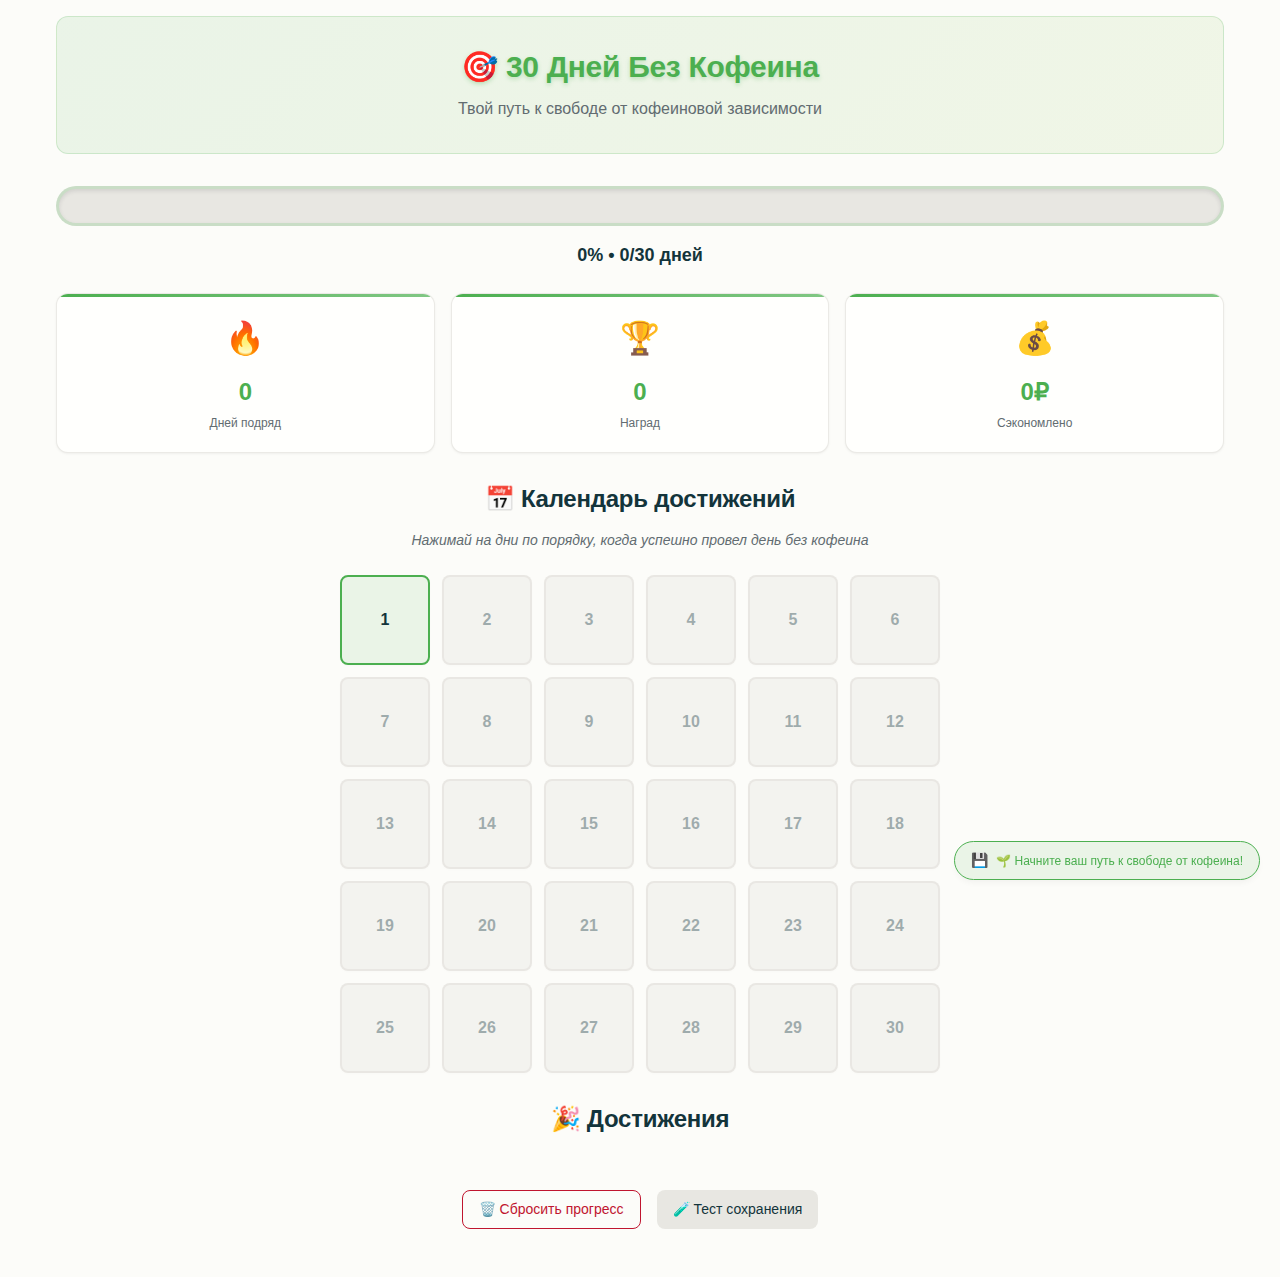
<file: decaf/index.html>
<!DOCTYPE html>
<html lang="ru">
<head>
    <meta charset="UTF-8">
    <meta name="viewport" content="width=device-width, initial-scale=1.0">
    <title>🎯 30 Дней Без Кофеина</title>
    <link rel="stylesheet" href="style.css">
</head>
<body>
    <div class="container">
        <header class="game-header">
            <h1 class="game-title">🎯 30 Дней Без Кофеина</h1>
            <p class="game-subtitle">Твой путь к свободе от кофеиновой зависимости</p>
        </header>

        <main class="game-main">
            <!-- Прогресс-бар -->
            <section class="progress-section">
                <div class="progress-container">
                    <div class="progress-bar">
                        <div class="progress-fill" id="progressFill"></div>
                    </div>
                    <div class="progress-text">
                        <span id="progressPercentage">0</span>% • <span id="progressDays">0</span>/30 дней
                    </div>
                </div>
                
                <!-- Статистика -->
                <div class="stats-grid">
                    <div class="stat-card">
                        <div class="stat-icon">🔥</div>
                        <div class="stat-value" id="streakDays">0</div>
                        <div class="stat-label">Дней подряд</div>
                    </div>
                    <div class="stat-card">
                        <div class="stat-icon">🏆</div>
                        <div class="stat-value" id="rewardsEarned">0</div>
                        <div class="stat-label">Наград</div>
                    </div>
                    <div class="stat-card">
                        <div class="stat-icon">💰</div>
                        <div class="stat-value" id="moneySaved">0₽</div>
                        <div class="stat-label">Сэкономлено</div>
                    </div>
                </div>
            </section>

            <!-- Календарь -->
            <section class="calendar-section">
                <h2>📅 Календарь достижений</h2>
                <p class="calendar-hint">Нажимай на дни по порядку, когда успешно провел день без кофеина</p>
                <div class="calendar-grid" id="calendarGrid">
                    <!-- Дни будут сгенерированы JavaScript -->
                </div>
            </section>

            <!-- Награды -->
            <section class="rewards-section">
                <h2>🎉 Достижения</h2>
                <div class="rewards-grid" id="rewardsGrid">
                    <!-- Награды будут показаны здесь -->
                </div>
            </section>

            <!-- Управление -->
            <section class="controls-section">
                <button class="btn btn--outline" id="resetBtn">🗑️ Сбросить прогресс</button>
                <button class="btn btn--secondary" id="testSaveBtn">🧪 Тест сохранения</button>
            </section>
        </main>

        <!-- Статус сохранения -->
        <footer class="save-status">
            <div class="save-indicator">
                <span class="save-icon" id="saveIcon">💾</span>
                <span id="saveStatus">Инициализация...</span>
            </div>
        </footer>

        <!-- Модальное окно для наград -->
        <div class="modal-overlay" id="modalOverlay"></div>
        <div class="modal" id="rewardModal">
            <div class="modal-content">
                <div class="reward-animation" id="rewardIcon">🎉</div>
                <h2 id="modalTitle">Поздравляем!</h2>
                <p id="modalDescription">Вы достигли важной вехи!</p>
                <div class="modal-footer">
                    <button class="btn btn--primary" id="closeModalBtn">Продолжить!</button>
                </div>
            </div>
        </div>

        <!-- Модальное окно тестирования сохранения -->
        <div class="modal" id="testModal">
            <div class="modal-content">
                <h2>🧪 Тест системы сохранения</h2>
                <div class="test-results" id="testResults">
                    <div class="test-item">
                        <span>URL параметры:</span>
                        <span id="urlTest">⏳ Тестируем...</span>
                    </div>
                    <div class="test-item">
                        <span>Текущий метод:</span>
                        <span id="currentMethod">🔍 Проверяем...</span>
                    </div>
                </div>
                <div class="modal-footer">
                    <button class="btn btn--primary" id="closeTestBtn">Закрыть</button>
                </div>
            </div>
        </div>
    </div>

    <script src="app.js"></script>
</body>
</html>
</file>
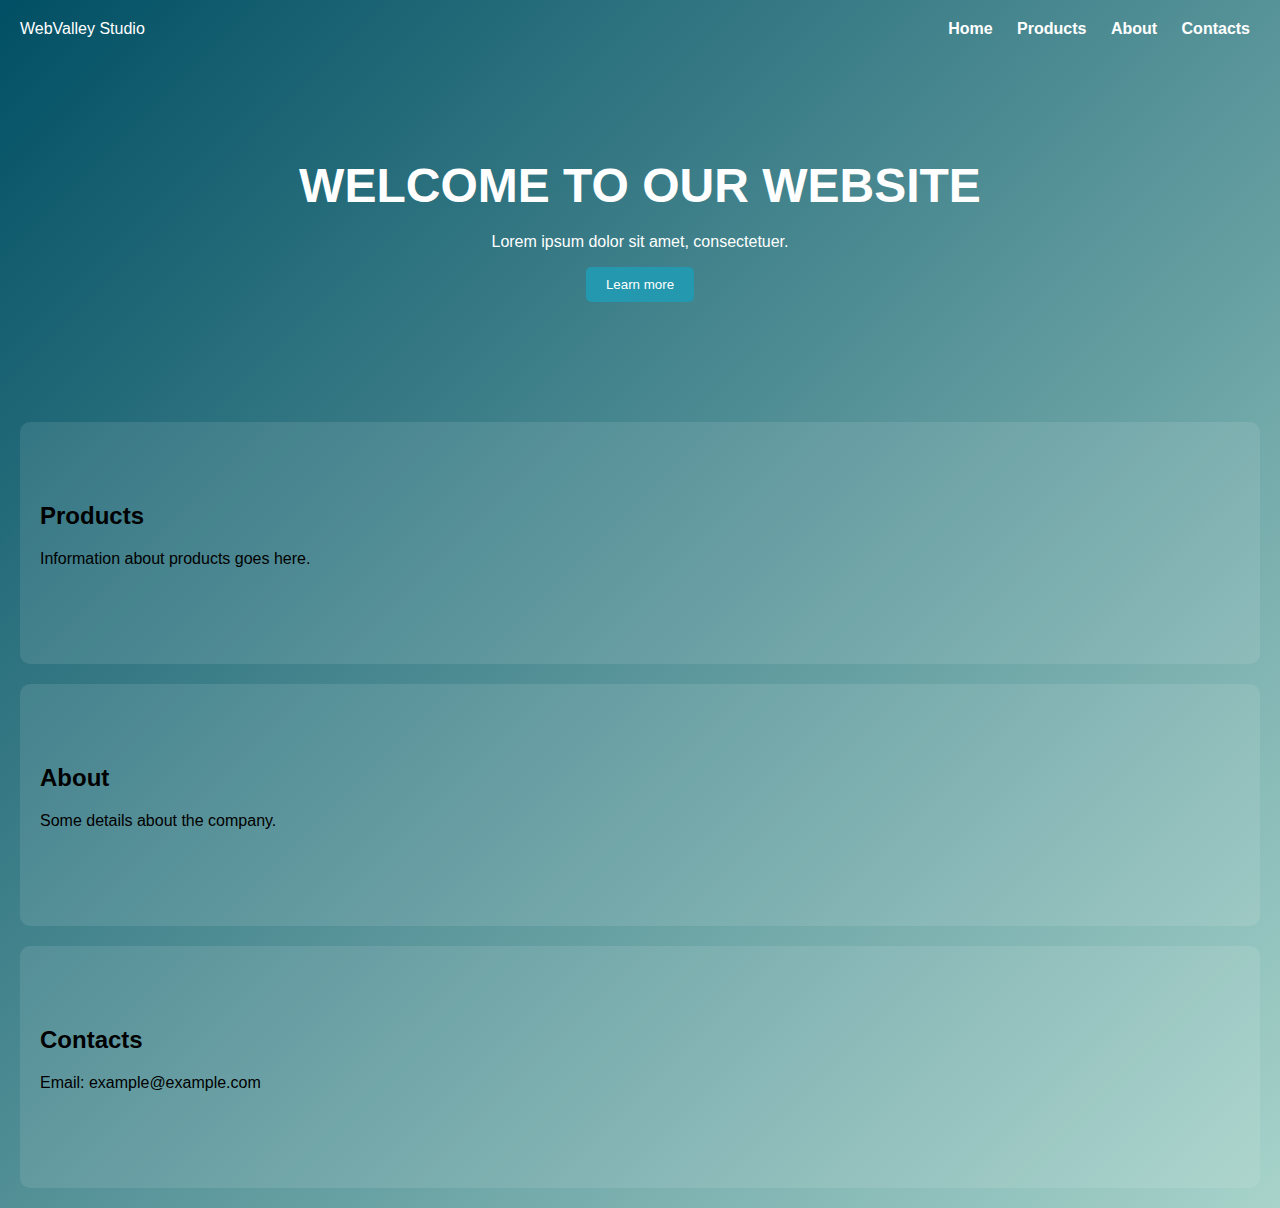
<file: webvalley.html>
<!DOCTYPE html>
<html lang="en">
<head>
<meta charset="UTF-8">
<meta name="viewport" content="width=device-width, initial-scale=1.0">
<title>WebValley Studio</title>
<style>
body {
  margin: 0;
  font-family: Arial, sans-serif;
  background: linear-gradient(135deg, #014F64, #A7D3CA);
  color: #fff;
}
header {
  display: flex;
  justify-content: space-between;
  align-items: center;
  padding: 20px;
}
nav a {
  margin: 0 10px;
  color: #fff;
  text-decoration: none;
  font-weight: bold;
}
.hero {
  text-align: center;
  padding: 100px 20px;
}
.hero h1 {
  font-size: 48px;
  margin: 0 0 20px;
}
section {
  padding: 80px 20px;
  background: rgba(255,255,255,0.1);
  margin: 20px;
  border-radius: 10px;
  color: #000;
}
section h2 {
  margin-top: 0;
}
button {
  padding: 10px 20px;
  border: none;
  border-radius: 5px;
  background: #2398AE;
  color: #fff;
  cursor: pointer;
}
button:hover {
  background: #1a768a;
}
</style>
</head>
<body>
<header>
  <div>WebValley Studio</div>
  <nav>
    <a href="#home">Home</a>
    <a href="#products">Products</a>
    <a href="#about">About</a>
    <a href="#contacts">Contacts</a>
  </nav>
</header>
<div id="home" class="hero">
  <h1>WELCOME TO OUR WEBSITE</h1>
  <p>Lorem ipsum dolor sit amet, consectetuer.</p>
  <button onclick="document.getElementById('products').scrollIntoView({behavior:'smooth'});">Learn more</button>
</div>
<section id="products">
  <h2>Products</h2>
  <p>Information about products goes here.</p>
</section>
<section id="about">
  <h2>About</h2>
  <p>Some details about the company.</p>
</section>
<section id="contacts">
  <h2>Contacts</h2>
  <p>Email: example@example.com</p>
</section>
</body>
</html>
</file>
<file: decaf/style.css>
:root {
  /* Primitive Color Tokens */
  --color-white: rgba(255, 255, 255, 1);
  --color-black: rgba(0, 0, 0, 1);
  --color-cream-50: rgba(252, 252, 249, 1);
  --color-cream-100: rgba(255, 255, 253, 1);
  --color-gray-200: rgba(245, 245, 245, 1);
  --color-gray-300: rgba(167, 169, 169, 1);
  --color-gray-400: rgba(119, 124, 124, 1);
  --color-slate-500: rgba(98, 108, 113, 1);
  --color-brown-600: rgba(94, 82, 64, 1);
  --color-charcoal-700: rgba(31, 33, 33, 1);
  --color-charcoal-800: rgba(38, 40, 40, 1);
  --color-slate-900: rgba(19, 52, 59, 1);
  --color-teal-300: rgba(50, 184, 198, 1);
  --color-teal-400: rgba(45, 166, 178, 1);
  --color-teal-500: rgba(33, 128, 141, 1);
  --color-teal-600: rgba(29, 116, 128, 1);
  --color-teal-700: rgba(26, 104, 115, 1);
  --color-teal-800: rgba(41, 150, 161, 1);
  --color-red-400: rgba(255, 84, 89, 1);
  --color-red-500: rgba(192, 21, 47, 1);
  --color-orange-400: rgba(230, 129, 97, 1);
  --color-orange-500: rgba(168, 75, 47, 1);

  /* RGB versions for opacity control */
  --color-brown-600-rgb: 94, 82, 64;
  --color-teal-500-rgb: 33, 128, 141;
  --color-slate-900-rgb: 19, 52, 59;
  --color-slate-500-rgb: 98, 108, 113;
  --color-red-500-rgb: 192, 21, 47;
  --color-red-400-rgb: 255, 84, 89;
  --color-orange-500-rgb: 168, 75, 47;
  --color-orange-400-rgb: 230, 129, 97;

  /* Background color tokens (Light Mode) */
  --color-bg-1: rgba(59, 130, 246, 0.08); /* Light blue */
  --color-bg-2: rgba(245, 158, 11, 0.08); /* Light yellow */
  --color-bg-3: rgba(34, 197, 94, 0.08); /* Light green */
  --color-bg-4: rgba(239, 68, 68, 0.08); /* Light red */
  --color-bg-5: rgba(147, 51, 234, 0.08); /* Light purple */
  --color-bg-6: rgba(249, 115, 22, 0.08); /* Light orange */
  --color-bg-7: rgba(236, 72, 153, 0.08); /* Light pink */
  --color-bg-8: rgba(6, 182, 212, 0.08); /* Light cyan */

  /* Semantic Color Tokens (Light Mode) */
  --color-background: var(--color-cream-50);
  --color-surface: var(--color-cream-100);
  --color-text: var(--color-slate-900);
  --color-text-secondary: var(--color-slate-500);
  --color-primary: var(--color-teal-500);
  --color-primary-hover: var(--color-teal-600);
  --color-primary-active: var(--color-teal-700);
  --color-secondary: rgba(var(--color-brown-600-rgb), 0.12);
  --color-secondary-hover: rgba(var(--color-brown-600-rgb), 0.2);
  --color-secondary-active: rgba(var(--color-brown-600-rgb), 0.25);
  --color-border: rgba(var(--color-brown-600-rgb), 0.2);
  --color-btn-primary-text: var(--color-cream-50);
  --color-card-border: rgba(var(--color-brown-600-rgb), 0.12);
  --color-card-border-inner: rgba(var(--color-brown-600-rgb), 0.12);
  --color-error: var(--color-red-500);
  --color-success: var(--color-teal-500);
  --color-warning: var(--color-orange-500);
  --color-info: var(--color-slate-500);
  --color-focus-ring: rgba(var(--color-teal-500-rgb), 0.4);
  --color-select-caret: rgba(var(--color-slate-900-rgb), 0.8);

  /* Common style patterns */
  --focus-ring: 0 0 0 3px var(--color-focus-ring);
  --focus-outline: 2px solid var(--color-primary);
  --status-bg-opacity: 0.15;
  --status-border-opacity: 0.25;
  --select-caret-light: url("data:image/svg+xml,%3Csvg xmlns='http://www.w3.org/2000/svg' width='16' height='16' viewBox='0 0 24 24' fill='none' stroke='%23134252' stroke-width='2' stroke-linecap='round' stroke-linejoin='round'%3E%3Cpolyline points='6 9 12 15 18 9'%3E%3C/polyline%3E%3C/svg%3E");
  --select-caret-dark: url("data:image/svg+xml,%3Csvg xmlns='http://www.w3.org/2000/svg' width='16' height='16' viewBox='0 0 24 24' fill='none' stroke='%23f5f5f5' stroke-width='2' stroke-linecap='round' stroke-linejoin='round'%3E%3Cpolyline points='6 9 12 15 18 9'%3E%3C/polyline%3E%3C/svg%3E");

  /* RGB versions for opacity control */
  --color-success-rgb: 33, 128, 141;
  --color-error-rgb: 192, 21, 47;
  --color-warning-rgb: 168, 75, 47;
  --color-info-rgb: 98, 108, 113;

  /* Typography */
  --font-family-base: "FKGroteskNeue", "Geist", "Inter", -apple-system,
    BlinkMacSystemFont, "Segoe UI", Roboto, sans-serif;
  --font-family-mono: "Berkeley Mono", ui-monospace, SFMono-Regular, Menlo,
    Monaco, Consolas, monospace;
  --font-size-xs: 11px;
  --font-size-sm: 12px;
  --font-size-base: 14px;
  --font-size-md: 14px;
  --font-size-lg: 16px;
  --font-size-xl: 18px;
  --font-size-2xl: 20px;
  --font-size-3xl: 24px;
  --font-size-4xl: 30px;
  --font-weight-normal: 400;
  --font-weight-medium: 500;
  --font-weight-semibold: 550;
  --font-weight-bold: 600;
  --line-height-tight: 1.2;
  --line-height-normal: 1.5;
  --letter-spacing-tight: -0.01em;

  /* Spacing */
  --space-0: 0;
  --space-1: 1px;
  --space-2: 2px;
  --space-4: 4px;
  --space-6: 6px;
  --space-8: 8px;
  --space-10: 10px;
  --space-12: 12px;
  --space-16: 16px;
  --space-20: 20px;
  --space-24: 24px;
  --space-32: 32px;

  /* Border Radius */
  --radius-sm: 6px;
  --radius-base: 8px;
  --radius-md: 10px;
  --radius-lg: 12px;
  --radius-full: 9999px;

  /* Shadows */
  --shadow-xs: 0 1px 2px rgba(0, 0, 0, 0.02);
  --shadow-sm: 0 1px 3px rgba(0, 0, 0, 0.04), 0 1px 2px rgba(0, 0, 0, 0.02);
  --shadow-md: 0 4px 6px -1px rgba(0, 0, 0, 0.04),
    0 2px 4px -1px rgba(0, 0, 0, 0.02);
  --shadow-lg: 0 10px 15px -3px rgba(0, 0, 0, 0.04),
    0 4px 6px -2px rgba(0, 0, 0, 0.02);
  --shadow-inset-sm: inset 0 1px 0 rgba(255, 255, 255, 0.15),
    inset 0 -1px 0 rgba(0, 0, 0, 0.03);

  /* Animation */
  --duration-fast: 150ms;
  --duration-normal: 250ms;
  --ease-standard: cubic-bezier(0.16, 1, 0.3, 1);

  /* Layout */
  --container-sm: 640px;
  --container-md: 768px;
  --container-lg: 1024px;
  --container-xl: 1280px;
}

/* Dark mode colors */
@media (prefers-color-scheme: dark) {
  :root {
    /* RGB versions for opacity control (Dark Mode) */
    --color-gray-400-rgb: 119, 124, 124;
    --color-teal-300-rgb: 50, 184, 198;
    --color-gray-300-rgb: 167, 169, 169;
    --color-gray-200-rgb: 245, 245, 245;

    /* Background color tokens (Dark Mode) */
    --color-bg-1: rgba(29, 78, 216, 0.15); /* Dark blue */
    --color-bg-2: rgba(180, 83, 9, 0.15); /* Dark yellow */
    --color-bg-3: rgba(21, 128, 61, 0.15); /* Dark green */
    --color-bg-4: rgba(185, 28, 28, 0.15); /* Dark red */
    --color-bg-5: rgba(107, 33, 168, 0.15); /* Dark purple */
    --color-bg-6: rgba(194, 65, 12, 0.15); /* Dark orange */
    --color-bg-7: rgba(190, 24, 93, 0.15); /* Dark pink */
    --color-bg-8: rgba(8, 145, 178, 0.15); /* Dark cyan */
    
    /* Semantic Color Tokens (Dark Mode) */
    --color-background: var(--color-charcoal-700);
    --color-surface: var(--color-charcoal-800);
    --color-text: var(--color-gray-200);
    --color-text-secondary: rgba(var(--color-gray-300-rgb), 0.7);
    --color-primary: var(--color-teal-300);
    --color-primary-hover: var(--color-teal-400);
    --color-primary-active: var(--color-teal-800);
    --color-secondary: rgba(var(--color-gray-400-rgb), 0.15);
    --color-secondary-hover: rgba(var(--color-gray-400-rgb), 0.25);
    --color-secondary-active: rgba(var(--color-gray-400-rgb), 0.3);
    --color-border: rgba(var(--color-gray-400-rgb), 0.3);
    --color-error: var(--color-red-400);
    --color-success: var(--color-teal-300);
    --color-warning: var(--color-orange-400);
    --color-info: var(--color-gray-300);
    --color-focus-ring: rgba(var(--color-teal-300-rgb), 0.4);
    --color-btn-primary-text: var(--color-slate-900);
    --color-card-border: rgba(var(--color-gray-400-rgb), 0.2);
    --color-card-border-inner: rgba(var(--color-gray-400-rgb), 0.15);
    --shadow-inset-sm: inset 0 1px 0 rgba(255, 255, 255, 0.1),
      inset 0 -1px 0 rgba(0, 0, 0, 0.15);
    --button-border-secondary: rgba(var(--color-gray-400-rgb), 0.2);
    --color-border-secondary: rgba(var(--color-gray-400-rgb), 0.2);
    --color-select-caret: rgba(var(--color-gray-200-rgb), 0.8);

    /* Common style patterns - updated for dark mode */
    --focus-ring: 0 0 0 3px var(--color-focus-ring);
    --focus-outline: 2px solid var(--color-primary);
    --status-bg-opacity: 0.15;
    --status-border-opacity: 0.25;
    --select-caret-light: url("data:image/svg+xml,%3Csvg xmlns='http://www.w3.org/2000/svg' width='16' height='16' viewBox='0 0 24 24' fill='none' stroke='%23134252' stroke-width='2' stroke-linecap='round' stroke-linejoin='round'%3E%3Cpolyline points='6 9 12 15 18 9'%3E%3C/polyline%3E%3C/svg%3E");
    --select-caret-dark: url("data:image/svg+xml,%3Csvg xmlns='http://www.w3.org/2000/svg' width='16' height='16' viewBox='0 0 24 24' fill='none' stroke='%23f5f5f5' stroke-width='2' stroke-linecap='round' stroke-linejoin='round'%3E%3Cpolyline points='6 9 12 15 18 9'%3E%3C/polyline%3E%3C/svg%3E");

    /* RGB versions for dark mode */
    --color-success-rgb: var(--color-teal-300-rgb);
    --color-error-rgb: var(--color-red-400-rgb);
    --color-warning-rgb: var(--color-orange-400-rgb);
    --color-info-rgb: var(--color-gray-300-rgb);
  }
}

/* Data attribute for manual theme switching */
[data-color-scheme="dark"] {
  /* RGB versions for opacity control (dark mode) */
  --color-gray-400-rgb: 119, 124, 124;
  --color-teal-300-rgb: 50, 184, 198;
  --color-gray-300-rgb: 167, 169, 169;
  --color-gray-200-rgb: 245, 245, 245;

  /* Colorful background palette - Dark Mode */
  --color-bg-1: rgba(29, 78, 216, 0.15); /* Dark blue */
  --color-bg-2: rgba(180, 83, 9, 0.15); /* Dark yellow */
  --color-bg-3: rgba(21, 128, 61, 0.15); /* Dark green */
  --color-bg-4: rgba(185, 28, 28, 0.15); /* Dark red */
  --color-bg-5: rgba(107, 33, 168, 0.15); /* Dark purple */
  --color-bg-6: rgba(194, 65, 12, 0.15); /* Dark orange */
  --color-bg-7: rgba(190, 24, 93, 0.15); /* Dark pink */
  --color-bg-8: rgba(8, 145, 178, 0.15); /* Dark cyan */
  
  /* Semantic Color Tokens (Dark Mode) */
  --color-background: var(--color-charcoal-700);
  --color-surface: var(--color-charcoal-800);
  --color-text: var(--color-gray-200);
  --color-text-secondary: rgba(var(--color-gray-300-rgb), 0.7);
  --color-primary: var(--color-teal-300);
  --color-primary-hover: var(--color-teal-400);
  --color-primary-active: var(--color-teal-800);
  --color-secondary: rgba(var(--color-gray-400-rgb), 0.15);
  --color-secondary-hover: rgba(var(--color-gray-400-rgb), 0.25);
  --color-secondary-active: rgba(var(--color-gray-400-rgb), 0.3);
  --color-border: rgba(var(--color-gray-400-rgb), 0.3);
  --color-error: var(--color-red-400);
  --color-success: var(--color-teal-300);
  --color-warning: var(--color-orange-400);
  --color-info: var(--color-gray-300);
  --color-focus-ring: rgba(var(--color-teal-300-rgb), 0.4);
  --color-btn-primary-text: var(--color-slate-900);
  --color-card-border: rgba(var(--color-gray-400-rgb), 0.15);
  --color-card-border-inner: rgba(var(--color-gray-400-rgb), 0.15);
  --shadow-inset-sm: inset 0 1px 0 rgba(255, 255, 255, 0.1),
    inset 0 -1px 0 rgba(0, 0, 0, 0.15);
  --color-border-secondary: rgba(var(--color-gray-400-rgb), 0.2);
  --color-select-caret: rgba(var(--color-gray-200-rgb), 0.8);

  /* Common style patterns - updated for dark mode */
  --focus-ring: 0 0 0 3px var(--color-focus-ring);
  --focus-outline: 2px solid var(--color-primary);
  --status-bg-opacity: 0.15;
  --status-border-opacity: 0.25;
  --select-caret-light: url("data:image/svg+xml,%3Csvg xmlns='http://www.w3.org/2000/svg' width='16' height='16' viewBox='0 0 24 24' fill='none' stroke='%23134252' stroke-width='2' stroke-linecap='round' stroke-linejoin='round'%3E%3Cpolyline points='6 9 12 15 18 9'%3E%3C/polyline%3E%3C/svg%3E");
  --select-caret-dark: url("data:image/svg+xml,%3Csvg xmlns='http://www.w3.org/2000/svg' width='16' height='16' viewBox='0 0 24 24' fill='none' stroke='%23f5f5f5' stroke-width='2' stroke-linecap='round' stroke-linejoin='round'%3E%3Cpolyline points='6 9 12 15 18 9'%3E%3C/polyline%3E%3C/svg%3E");

  /* RGB versions for dark mode */
  --color-success-rgb: var(--color-teal-300-rgb);
  --color-error-rgb: var(--color-red-400-rgb);
  --color-warning-rgb: var(--color-orange-400-rgb);
  --color-info-rgb: var(--color-gray-300-rgb);
}

[data-color-scheme="light"] {
  /* RGB versions for opacity control (light mode) */
  --color-brown-600-rgb: 94, 82, 64;
  --color-teal-500-rgb: 33, 128, 141;
  --color-slate-900-rgb: 19, 52, 59;
  
  /* Semantic Color Tokens (Light Mode) */
  --color-background: var(--color-cream-50);
  --color-surface: var(--color-cream-100);
  --color-text: var(--color-slate-900);
  --color-text-secondary: var(--color-slate-500);
  --color-primary: var(--color-teal-500);
  --color-primary-hover: var(--color-teal-600);
  --color-primary-active: var(--color-teal-700);
  --color-secondary: rgba(var(--color-brown-600-rgb), 0.12);
  --color-secondary-hover: rgba(var(--color-brown-600-rgb), 0.2);
  --color-secondary-active: rgba(var(--color-brown-600-rgb), 0.25);
  --color-border: rgba(var(--color-brown-600-rgb), 0.2);
  --color-btn-primary-text: var(--color-cream-50);
  --color-card-border: rgba(var(--color-brown-600-rgb), 0.12);
  --color-card-border-inner: rgba(var(--color-brown-600-rgb), 0.12);
  --color-error: var(--color-red-500);
  --color-success: var(--color-teal-500);
  --color-warning: var(--color-orange-500);
  --color-info: var(--color-slate-500);
  --color-focus-ring: rgba(var(--color-teal-500-rgb), 0.4);

  /* RGB versions for light mode */
  --color-success-rgb: var(--color-teal-500-rgb);
  --color-error-rgb: var(--color-red-500-rgb);
  --color-warning-rgb: var(--color-orange-500-rgb);
  --color-info-rgb: var(--color-slate-500-rgb);
}

/* Base styles */
html {
  font-size: var(--font-size-base);
  font-family: var(--font-family-base);
  line-height: var(--line-height-normal);
  color: var(--color-text);
  background-color: var(--color-background);
  -webkit-font-smoothing: antialiased;
  box-sizing: border-box;
}

body {
  margin: 0;
  padding: 0;
}

*,
*::before,
*::after {
  box-sizing: inherit;
}

/* Typography */
h1,
h2,
h3,
h4,
h5,
h6 {
  margin: 0;
  font-weight: var(--font-weight-semibold);
  line-height: var(--line-height-tight);
  color: var(--color-text);
  letter-spacing: var(--letter-spacing-tight);
}

h1 {
  font-size: var(--font-size-4xl);
}
h2 {
  font-size: var(--font-size-3xl);
}
h3 {
  font-size: var(--font-size-2xl);
}
h4 {
  font-size: var(--font-size-xl);
}
h5 {
  font-size: var(--font-size-lg);
}
h6 {
  font-size: var(--font-size-md);
}

p {
  margin: 0 0 var(--space-16) 0;
}

a {
  color: var(--color-primary);
  text-decoration: none;
  transition: color var(--duration-fast) var(--ease-standard);
}

a:hover {
  color: var(--color-primary-hover);
}

code,
pre {
  font-family: var(--font-family-mono);
  font-size: calc(var(--font-size-base) * 0.95);
  background-color: var(--color-secondary);
  border-radius: var(--radius-sm);
}

code {
  padding: var(--space-1) var(--space-4);
}

pre {
  padding: var(--space-16);
  margin: var(--space-16) 0;
  overflow: auto;
  border: 1px solid var(--color-border);
}

pre code {
  background: none;
  padding: 0;
}

/* Buttons */
.btn {
  display: inline-flex;
  align-items: center;
  justify-content: center;
  padding: var(--space-8) var(--space-16);
  border-radius: var(--radius-base);
  font-size: var(--font-size-base);
  font-weight: 500;
  line-height: 1.5;
  cursor: pointer;
  transition: all var(--duration-normal) var(--ease-standard);
  border: none;
  text-decoration: none;
  position: relative;
}

.btn:focus-visible {
  outline: none;
  box-shadow: var(--focus-ring);
}

.btn--primary {
  background: var(--color-primary);
  color: var(--color-btn-primary-text);
}

.btn--primary:hover {
  background: var(--color-primary-hover);
}

.btn--primary:active {
  background: var(--color-primary-active);
}

.btn--secondary {
  background: var(--color-secondary);
  color: var(--color-text);
}

.btn--secondary:hover {
  background: var(--color-secondary-hover);
}

.btn--secondary:active {
  background: var(--color-secondary-active);
}

.btn--outline {
  background: transparent;
  border: 1px solid var(--color-border);
  color: var(--color-text);
}

.btn--outline:hover {
  background: var(--color-secondary);
}

.btn--sm {
  padding: var(--space-4) var(--space-12);
  font-size: var(--font-size-sm);
  border-radius: var(--radius-sm);
}

.btn--lg {
  padding: var(--space-10) var(--space-20);
  font-size: var(--font-size-lg);
  border-radius: var(--radius-md);
}

.btn--full-width {
  width: 100%;
}

.btn:disabled {
  opacity: 0.5;
  cursor: not-allowed;
}

/* Form elements */
.form-control {
  display: block;
  width: 100%;
  padding: var(--space-8) var(--space-12);
  font-size: var(--font-size-md);
  line-height: 1.5;
  color: var(--color-text);
  background-color: var(--color-surface);
  border: 1px solid var(--color-border);
  border-radius: var(--radius-base);
  transition: border-color var(--duration-fast) var(--ease-standard),
    box-shadow var(--duration-fast) var(--ease-standard);
}

textarea.form-control {
  font-family: var(--font-family-base);
  font-size: var(--font-size-base);
}

select.form-control {
  padding: var(--space-8) var(--space-12);
  -webkit-appearance: none;
  -moz-appearance: none;
  appearance: none;
  background-image: var(--select-caret-light);
  background-repeat: no-repeat;
  background-position: right var(--space-12) center;
  background-size: 16px;
  padding-right: var(--space-32);
}

/* Add a dark mode specific caret */
@media (prefers-color-scheme: dark) {
  select.form-control {
    background-image: var(--select-caret-dark);
  }
}

/* Also handle data-color-scheme */
[data-color-scheme="dark"] select.form-control {
  background-image: var(--select-caret-dark);
}

[data-color-scheme="light"] select.form-control {
  background-image: var(--select-caret-light);
}

.form-control:focus {
  border-color: var(--color-primary);
  outline: var(--focus-outline);
}

.form-label {
  display: block;
  margin-bottom: var(--space-8);
  font-weight: var(--font-weight-medium);
  font-size: var(--font-size-sm);
}

.form-group {
  margin-bottom: var(--space-16);
}

/* Card component */
.card {
  background-color: var(--color-surface);
  border-radius: var(--radius-lg);
  border: 1px solid var(--color-card-border);
  box-shadow: var(--shadow-sm);
  overflow: hidden;
  transition: box-shadow var(--duration-normal) var(--ease-standard);
}

.card:hover {
  box-shadow: var(--shadow-md);
}

.card__body {
  padding: var(--space-16);
}

.card__header,
.card__footer {
  padding: var(--space-16);
  border-bottom: 1px solid var(--color-card-border-inner);
}

/* Status indicators - simplified with CSS variables */
.status {
  display: inline-flex;
  align-items: center;
  padding: var(--space-6) var(--space-12);
  border-radius: var(--radius-full);
  font-weight: var(--font-weight-medium);
  font-size: var(--font-size-sm);
}

.status--success {
  background-color: rgba(
    var(--color-success-rgb, 33, 128, 141),
    var(--status-bg-opacity)
  );
  color: var(--color-success);
  border: 1px solid
    rgba(var(--color-success-rgb, 33, 128, 141), var(--status-border-opacity));
}

.status--error {
  background-color: rgba(
    var(--color-error-rgb, 192, 21, 47),
    var(--status-bg-opacity)
  );
  color: var(--color-error);
  border: 1px solid
    rgba(var(--color-error-rgb, 192, 21, 47), var(--status-border-opacity));
}

.status--warning {
  background-color: rgba(
    var(--color-warning-rgb, 168, 75, 47),
    var(--status-bg-opacity)
  );
  color: var(--color-warning);
  border: 1px solid
    rgba(var(--color-warning-rgb, 168, 75, 47), var(--status-border-opacity));
}

.status--info {
  background-color: rgba(
    var(--color-info-rgb, 98, 108, 113),
    var(--status-bg-opacity)
  );
  color: var(--color-info);
  border: 1px solid
    rgba(var(--color-info-rgb, 98, 108, 113), var(--status-border-opacity));
}

/* Container layout */
.container {
  width: 100%;
  margin-right: auto;
  margin-left: auto;
  padding-right: var(--space-16);
  padding-left: var(--space-16);
}

@media (min-width: 640px) {
  .container {
    max-width: var(--container-sm);
  }
}
@media (min-width: 768px) {
  .container {
    max-width: var(--container-md);
  }
}
@media (min-width: 1024px) {
  .container {
    max-width: var(--container-lg);
  }
}
@media (min-width: 1280px) {
  .container {
    max-width: var(--container-xl);
  }
}

/* Utility classes */
.flex {
  display: flex;
}
.flex-col {
  flex-direction: column;
}
.items-center {
  align-items: center;
}
.justify-center {
  justify-content: center;
}
.justify-between {
  justify-content: space-between;
}
.gap-4 {
  gap: var(--space-4);
}
.gap-8 {
  gap: var(--space-8);
}
.gap-16 {
  gap: var(--space-16);
}

.m-0 {
  margin: 0;
}
.mt-8 {
  margin-top: var(--space-8);
}
.mb-8 {
  margin-bottom: var(--space-8);
}
.mx-8 {
  margin-left: var(--space-8);
  margin-right: var(--space-8);
}
.my-8 {
  margin-top: var(--space-8);
  margin-bottom: var(--space-8);
}

.p-0 {
  padding: 0;
}
.py-8 {
  padding-top: var(--space-8);
  padding-bottom: var(--space-8);
}
.px-8 {
  padding-left: var(--space-8);
  padding-right: var(--space-8);
}
.py-16 {
  padding-top: var(--space-16);
  padding-bottom: var(--space-16);
}
.px-16 {
  padding-left: var(--space-16);
  padding-right: var(--space-16);
}

.block {
  display: block;
}
.hidden {
  display: none;
}

/* Accessibility */
.sr-only {
  position: absolute;
  width: 1px;
  height: 1px;
  padding: 0;
  margin: -1px;
  overflow: hidden;
  clip: rect(0, 0, 0, 0);
  white-space: nowrap;
  border-width: 0;
}

:focus-visible {
  outline: var(--focus-outline);
  outline-offset: 2px;
}

/* Dark mode specifics */
[data-color-scheme="dark"] .btn--outline {
  border: 1px solid var(--color-border-secondary);
}

@font-face {
  font-family: 'FKGroteskNeue';
  src: url('https://r2cdn.perplexity.ai/fonts/FKGroteskNeue.woff2')
    format('woff2');
}

/* END PERPLEXITY DESIGN SYSTEM */
/* Стили для 30-дневной игры отказа от кофеина с исправленным сохранением */

body {
  background: var(--color-background);
  min-height: 100vh;
  margin: 0;
  padding: 0;
}

.container {
  max-width: 1200px;
  margin: 0 auto;
  padding: var(--space-16);
}

/* Заголовок */
.game-header {
  text-align: center;
  padding: var(--space-32) 0;
  background: linear-gradient(135deg, rgba(76, 175, 80, 0.1) 0%, rgba(139, 195, 74, 0.1) 100%);
  border-radius: var(--radius-lg);
  margin-bottom: var(--space-32);
  border: 1px solid rgba(76, 175, 80, 0.2);
}

.game-title {
  font-size: var(--font-size-4xl);
  margin-bottom: var(--space-12);
  color: #4CAF50;
  text-shadow: 0 2px 4px rgba(76, 175, 80, 0.3);
  font-weight: var(--font-weight-bold);
}

.game-subtitle {
  color: var(--color-text-secondary);
  font-size: var(--font-size-lg);
  margin: 0;
}

/* Прогресс-бар */
.progress-section {
  margin-bottom: var(--space-32);
}

.progress-container {
  margin-bottom: var(--space-24);
}

.progress-bar {
  width: 100%;
  height: 40px;
  background: var(--color-secondary);
  border-radius: var(--radius-full);
  overflow: hidden;
  border: 3px solid rgba(76, 175, 80, 0.2);
  position: relative;
  box-shadow: inset 0 2px 4px rgba(0, 0, 0, 0.1);
}

.progress-fill {
  height: 100%;
  width: 0%;
  background: linear-gradient(90deg, #4CAF50 0%, #66BB6A 50%, #81C784 100%);
  transition: width 1s cubic-bezier(0.4, 0, 0.2, 1);
  position: relative;
  box-shadow: 0 0 20px rgba(76, 175, 80, 0.4);
}

.progress-fill::after {
  content: '';
  position: absolute;
  top: 0;
  left: 0;
  right: 0;
  bottom: 0;
  background: linear-gradient(90deg, transparent 0%, rgba(255,255,255,0.4) 50%, transparent 100%);
  animation: progressShine 2s infinite;
}

@keyframes progressShine {
  0% { transform: translateX(-100%); }
  100% { transform: translateX(200%); }
}

.progress-text {
  text-align: center;
  font-weight: var(--font-weight-semibold);
  margin-top: var(--space-16);
  color: var(--color-text);
  font-size: var(--font-size-xl);
}

/* Статистика */
.stats-grid {
  display: grid;
  grid-template-columns: repeat(auto-fit, minmax(150px, 1fr));
  gap: var(--space-16);
  margin-top: var(--space-24);
}

.stat-card {
  background: var(--color-surface);
  border: 1px solid var(--color-card-border);
  border-radius: var(--radius-lg);
  padding: var(--space-20);
  text-align: center;
  box-shadow: var(--shadow-sm);
  transition: all var(--duration-normal) var(--ease-standard);
  position: relative;
  overflow: hidden;
}

.stat-card::before {
  content: '';
  position: absolute;
  top: 0;
  left: 0;
  right: 0;
  height: 3px;
  background: linear-gradient(90deg, #4CAF50, #66BB6A, #81C784);
}

.stat-card:hover {
  transform: translateY(-4px);
  box-shadow: var(--shadow-lg);
  border-color: rgba(76, 175, 80, 0.3);
}

.stat-icon {
  font-size: 32px;
  margin-bottom: var(--space-12);
}

.stat-value {
  font-size: var(--font-size-3xl);
  font-weight: var(--font-weight-bold);
  color: #4CAF50;
  margin-bottom: var(--space-4);
  transition: color var(--duration-normal);
}

.stat-label {
  color: var(--color-text-secondary);
  font-size: var(--font-size-sm);
  font-weight: var(--font-weight-medium);
  margin: 0;
}

/* Календарь */
.calendar-section {
  margin-bottom: var(--space-32);
}

.calendar-section h2 {
  text-align: center;
  margin-bottom: var(--space-16);
  color: var(--color-text);
}

.calendar-hint {
  text-align: center;
  color: var(--color-text-secondary);
  font-style: italic;
  margin-bottom: var(--space-24);
  font-size: var(--font-size-base);
}

.calendar-grid {
  display: grid;
  grid-template-columns: repeat(6, 1fr);
  gap: var(--space-12);
  max-width: 600px;
  margin: 0 auto;
}

.day-button {
  aspect-ratio: 1;
  border: 2px solid var(--color-border);
  border-radius: var(--radius-base);
  background: var(--color-surface);
  color: var(--color-text);
  font-weight: var(--font-weight-semibold);
  font-size: var(--font-size-lg);
  cursor: pointer;
  transition: all var(--duration-normal) var(--ease-standard);
  display: flex;
  align-items: center;
  justify-content: center;
  box-shadow: var(--shadow-xs);
  position: relative;
  min-height: 60px;
}

.day-button:hover {
  transform: translateY(-2px);
  box-shadow: var(--shadow-md);
  border-color: #4CAF50;
}

.day-button.next-available {
  border-color: #4CAF50;
  background: rgba(76, 175, 80, 0.1);
  animation: nextDayPulse 2s infinite;
}

@keyframes nextDayPulse {
  0%, 100% { box-shadow: 0 0 0 0 rgba(76, 175, 80, 0.4); }
  50% { box-shadow: 0 0 0 8px rgba(76, 175, 80, 0.1); }
}

.day-button.completed {
  background: #4CAF50 !important;
  color: white !important;
  border-color: #388E3C !important;
  box-shadow: 0 4px 12px rgba(76, 175, 80, 0.4) !important;
}

.day-button.completed::after {
  content: "✓";
  position: absolute;
  top: -6px;
  right: -6px;
  background: #2E7D32;
  color: white;
  width: 18px;
  height: 18px;
  border-radius: 50%;
  font-size: 10px;
  display: flex;
  align-items: center;
  justify-content: center;
  font-weight: bold;
  box-shadow: 0 2px 4px rgba(0,0,0,0.3);
}

.day-button.completed:hover {
  background: #388E3C !important;
  transform: scale(0.95);
}

.day-button.disabled {
  opacity: 0.4;
  cursor: not-allowed;
  background: var(--color-secondary);
}

.day-button.disabled:hover {
  transform: none;
  box-shadow: var(--shadow-xs);
  border-color: var(--color-border);
}

/* Награды */
.rewards-section {
  margin-bottom: var(--space-32);
}

.rewards-section h2 {
  text-align: center;
  margin-bottom: var(--space-24);
  color: var(--color-text);
}

.rewards-grid {
  display: grid;
  grid-template-columns: repeat(auto-fit, minmax(300px, 1fr));
  gap: var(--space-16);
}

.reward-badge {
  background: linear-gradient(135deg, #4CAF50, #66BB6A);
  color: white;
  border-radius: var(--radius-lg);
  padding: var(--space-24);
  text-align: center;
  box-shadow: 0 6px 20px rgba(76, 175, 80, 0.3);
  transition: all var(--duration-normal) var(--ease-standard);
  position: relative;
  overflow: hidden;
  animation: rewardAppear 0.5s ease-out;
}

@keyframes rewardAppear {
  from { 
    opacity: 0; 
    transform: scale(0.8) translateY(20px); 
  }
  to { 
    opacity: 1; 
    transform: scale(1) translateY(0); 
  }
}

.reward-badge::before {
  content: '';
  position: absolute;
  top: 0;
  left: -100%;
  width: 100%;
  height: 100%;
  background: linear-gradient(90deg, transparent, rgba(255,255,255,0.3), transparent);
  animation: rewardShine 3s infinite;
}

@keyframes rewardShine {
  0% { left: -100%; }
  100% { left: 100%; }
}

.reward-badge:hover {
  transform: translateY(-4px) scale(1.02);
  box-shadow: 0 8px 25px rgba(76, 175, 80, 0.4);
}

.reward-badge .reward-icon {
  font-size: 48px;
  margin-bottom: var(--space-12);
}

.reward-badge .reward-title {
  font-size: var(--font-size-xl);
  font-weight: var(--font-weight-bold);
  margin-bottom: var(--space-8);
}

.reward-badge .reward-description {
  font-size: var(--font-size-sm);
  opacity: 0.9;
  line-height: var(--line-height-normal);
  margin: 0;
}

/* Управление */
.controls-section {
  text-align: center;
  margin-bottom: var(--space-32);
  display: flex;
  gap: var(--space-16);
  justify-content: center;
  flex-wrap: wrap;
}

#resetBtn {
  color: var(--color-error);
  border-color: var(--color-error);
  transition: all var(--duration-normal);
}

#resetBtn:hover {
  background: var(--color-error);
  color: white;
}

/* Статус сохранения */
.save-status {
  position: fixed;
  bottom: var(--space-20);
  right: var(--space-20);
  z-index: 100;
}

.save-indicator {
  background: var(--color-surface);
  border: 1px solid var(--color-card-border);
  border-radius: var(--radius-full);
  padding: var(--space-8) var(--space-16);
  display: flex;
  align-items: center;
  gap: var(--space-8);
  box-shadow: var(--shadow-md);
  font-size: var(--font-size-sm);
  color: var(--color-text-secondary);
}

.save-indicator.success {
  border-color: #4CAF50;
  color: #4CAF50;
  background: rgba(76, 175, 80, 0.1);
}

.save-indicator.warning {
  border-color: #FF9800;
  color: #FF9800;
  background: rgba(255, 152, 0, 0.1);
}

.save-indicator.error {
  border-color: #F44336;
  color: #F44336;
  background: rgba(244, 67, 54, 0.1);
}

.save-icon {
  font-size: var(--font-size-base);
}

/* Модальное окно */
.modal-overlay {
  position: fixed;
  top: 0;
  left: 0;
  width: 100%;
  height: 100%;
  background: rgba(0, 0, 0, 0.7);
  display: none;
  z-index: 999;
  backdrop-filter: blur(4px);
}

.modal {
  position: fixed;
  top: 0;
  left: 0;
  width: 100%;
  height: 100%;
  display: none;
  align-items: center;
  justify-content: center;
  z-index: 1000;
}

.modal-content {
  background: var(--color-surface);
  border-radius: var(--radius-lg);
  max-width: 500px;
  width: 90%;
  padding: var(--space-32);
  text-align: center;
  box-shadow: 0 20px 40px rgba(0, 0, 0, 0.3);
  border: 3px solid #4CAF50;
  animation: modalAppear 0.5s cubic-bezier(0.34, 1.56, 0.64, 1);
}

@keyframes modalAppear {
  from {
    opacity: 0;
    transform: scale(0.5) translateY(-50px);
  }
  to {
    opacity: 1;
    transform: scale(1) translateY(0);
  }
}

.reward-animation {
  font-size: 80px;
  margin-bottom: var(--space-24);
  animation: celebrationBounce 1s ease-in-out;
}

@keyframes celebrationBounce {
  0%, 20%, 50%, 80%, 100% {
    transform: translateY(0) scale(1);
  }
  40% {
    transform: translateY(-20px) scale(1.2);
  }
  60% {
    transform: translateY(-10px) scale(1.1);
  }
}

.modal h2 {
  color: #4CAF50;
  margin-bottom: var(--space-16);
  font-size: var(--font-size-3xl);
}

.modal p {
  font-size: var(--font-size-lg);
  margin-bottom: var(--space-24);
  color: var(--color-text);
}

.modal-footer {
  margin-top: var(--space-24);
}

/* Тест сохранения */
.test-results {
  text-align: left;
  margin: var(--space-20) 0;
  padding: var(--space-16);
  background: var(--color-secondary);
  border-radius: var(--radius-base);
}

.test-item {
  display: flex;
  justify-content: space-between;
  margin-bottom: var(--space-8);
  padding: var(--space-4) 0;
  border-bottom: 1px solid var(--color-border);
}

.test-item:last-child {
  border-bottom: none;
  margin-bottom: 0;
}

/* Показать модальное окно */
body.modal-open .modal:not(#testModal),
body.modal-open .modal-overlay {
  display: flex;
}

body.test-modal-open #testModal,
body.test-modal-open .modal-overlay {
  display: flex;
}

body.modal-open,
body.test-modal-open {
  overflow: hidden;
}

/* Адаптивность */
@media (max-width: 768px) {
  .calendar-grid {
    grid-template-columns: repeat(5, 1fr);
    gap: var(--space-8);
    max-width: 400px;
  }
  
  .day-button {
    font-size: var(--font-size-base);
    min-height: 50px;
  }
  
  .stats-grid {
    grid-template-columns: 1fr;
    gap: var(--space-12);
  }
  
  .game-title {
    font-size: var(--font-size-2xl);
  }
  
  .rewards-grid {
    grid-template-columns: 1fr;
  }
  
  .modal-content {
    width: 95%;
    padding: var(--space-24);
  }
  
  .reward-animation {
    font-size: 60px;
  }
  
  .save-status {
    bottom: var(--space-10);
    right: var(--space-10);
    left: var(--space-10);
  }
  
  .save-indicator {
    justify-content: center;
  }
  
  .controls-section {
    flex-direction: column;
    align-items: center;
  }
}

@media (max-width: 480px) {
  .calendar-grid {
    grid-template-columns: repeat(4, 1fr);
    gap: var(--space-6);
  }
  
  .day-button {
    font-size: var(--font-size-sm);
    min-height: 45px;
  }
  
  .container {
    padding: var(--space-12);
  }
}
</file>
